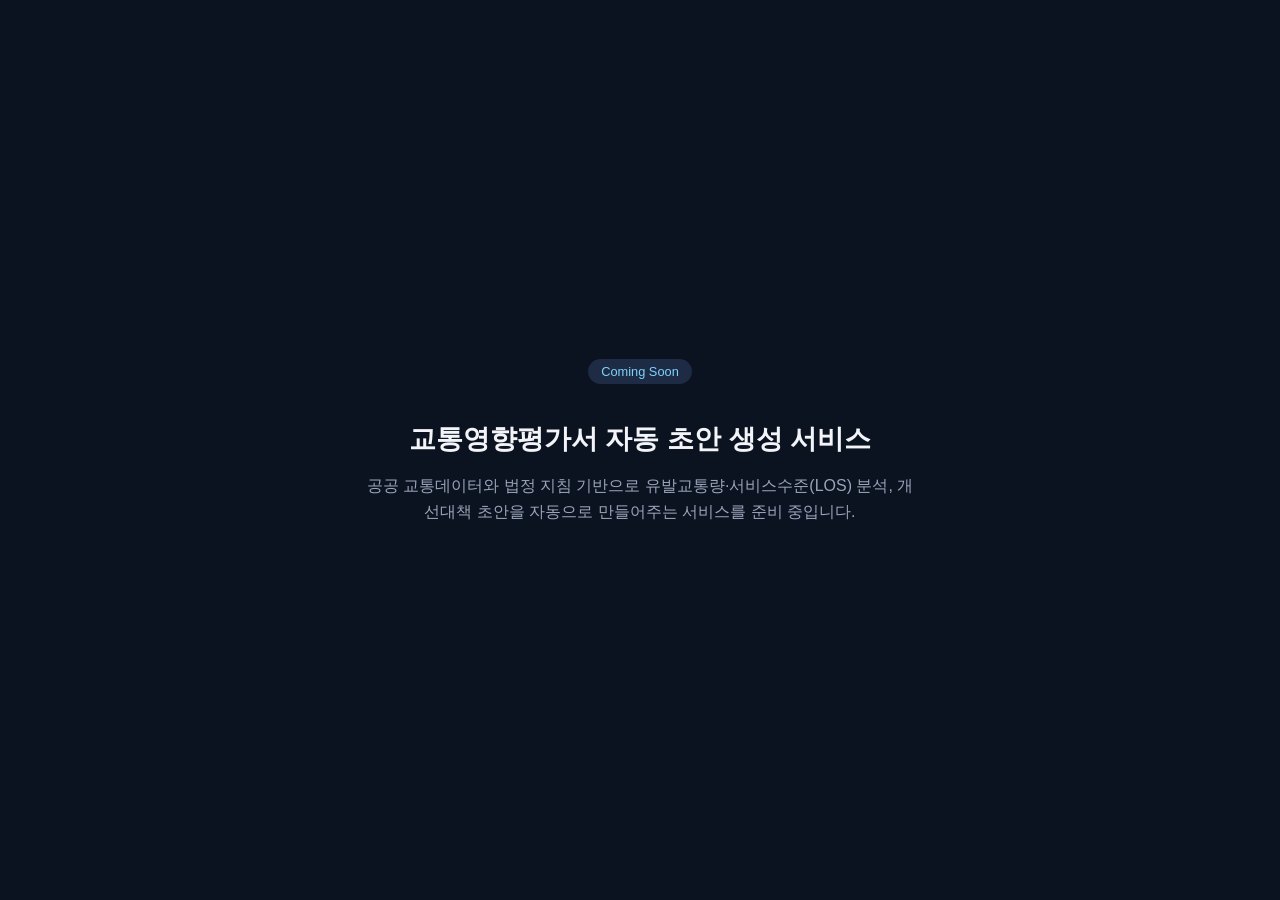
<file: mockup/index.html>
<!doctype html>
<html lang="ko">
<head>
<meta charset="utf-8">
<meta name="viewport" content="width=device-width, initial-scale=1">
<title>교통영향평가 자동화 서비스</title>
<style>
  :root{color-scheme:light dark;}
  body{margin:0;font-family:-apple-system,BlinkMacSystemFont,"Pretendard","Noto Sans KR",sans-serif;background:#0b1220;color:#f2f4f8;display:flex;min-height:100vh;align-items:center;justify-content:center;padding:24px;box-sizing:border-box;}
  main{max-width:560px;text-align:center;}
  h1{font-size:1.7rem;margin-bottom:.5rem;}
  p{color:#9aa5b8;line-height:1.6;}
  .badge{display:inline-block;padding:.3rem .8rem;border-radius:999px;background:#1e2b45;color:#7dd3fc;font-size:.8rem;margin-bottom:1.2rem;}
</style>
</head>
<body>
<main>
  <div class="badge">Coming Soon</div>
  <h1>교통영향평가서 자동 초안 생성 서비스</h1>
  <p>공공 교통데이터와 법정 지침 기반으로 유발교통량·서비스수준(LOS) 분석, 개선대책 초안을 자동으로 만들어주는 서비스를 준비 중입니다.</p>
</main>
</body>
</html>
</file>
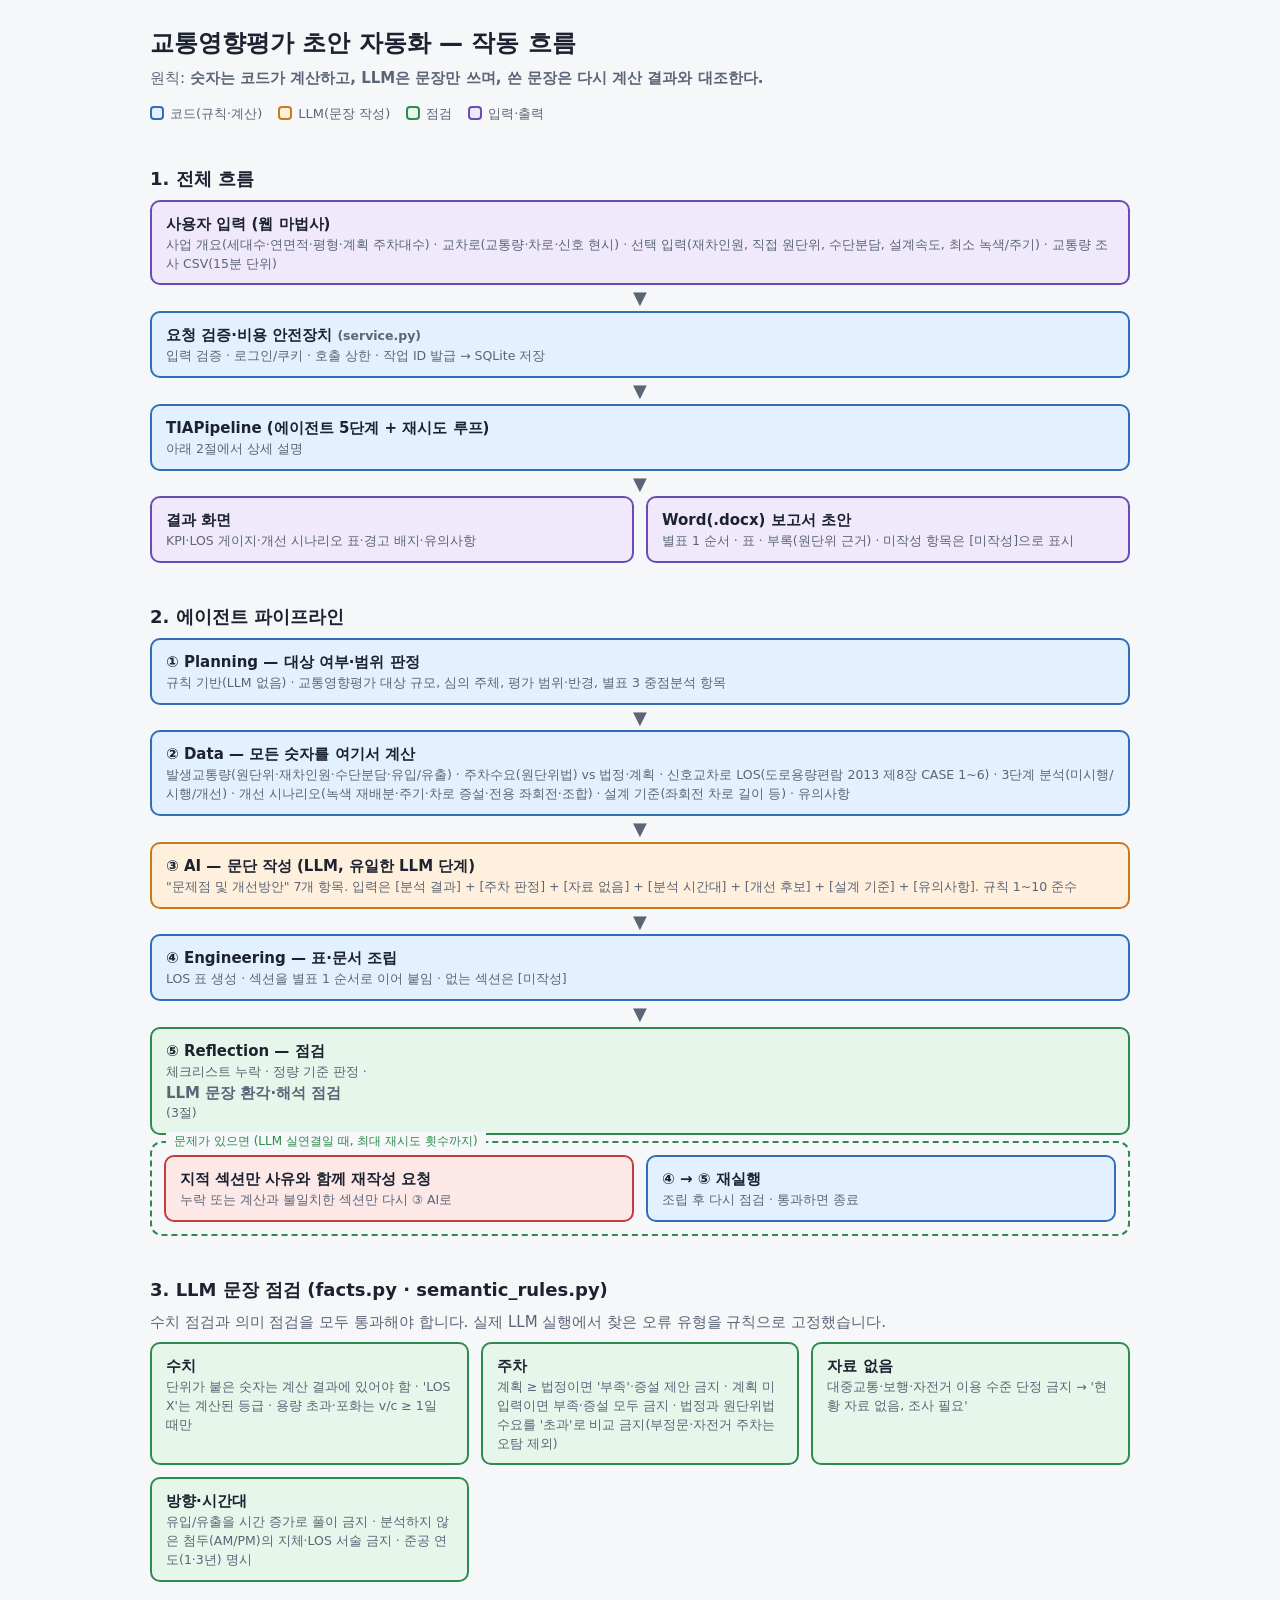
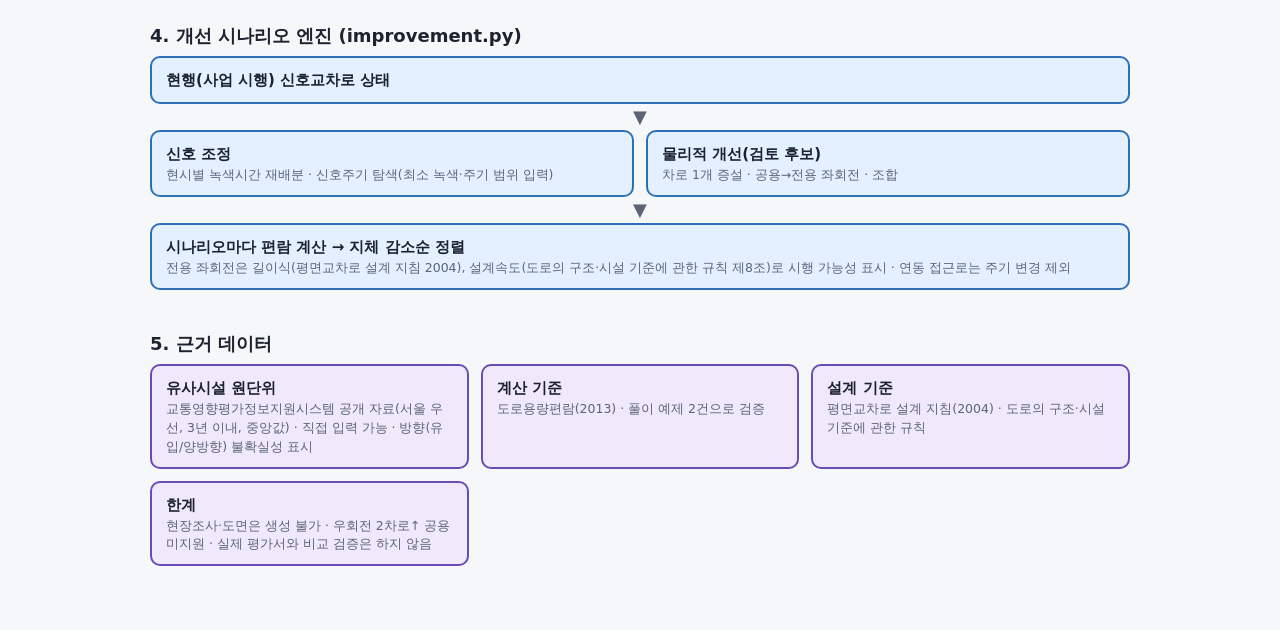
<file: docs/flow.html>
<!doctype html>
<html lang="ko">
<head>
<meta charset="utf-8">
<meta name="viewport" content="width=device-width, initial-scale=1">
<title>작동 흐름도</title>
<style>
:root{--bg:#f6f7f9;--card:#fff;--ink:#1c2230;--sub:#5b6577;--line:#d5dae3;
--code:#e3f0ff;--codeb:#2f6fb5;--llm:#fff0dd;--llmb:#c97a1a;--chk:#e6f6ea;--chkb:#2e8b4f;--io:#efe9fb;--iob:#6b4bb5;--bad:#fde8e8;--badb:#c43c3c}
@media(prefers-color-scheme:dark){:root{--bg:#12151c;--card:#1b2029;--ink:#e8ebf2;--sub:#9aa4b8;--line:#2f3746;
--code:#16304d;--codeb:#5aa2e8;--llm:#3a2a14;--llmb:#e0a050;--chk:#15341f;--chkb:#58c27c;--io:#2a2145;--iob:#a48be0;--bad:#40191b;--badb:#e87878}}
*{box-sizing:border-box}
body{margin:0;background:var(--bg);color:var(--ink);font:15px/1.6 system-ui,"Malgun Gothic",sans-serif;padding:24px 16px 64px}
main{max-width:980px;margin:0 auto}
h1{font-size:24px;margin:0 0 4px}h2{font-size:18px;margin:40px 0 6px}
p.lead{color:var(--sub);margin:0 0 8px}
.legend{display:flex;flex-wrap:wrap;gap:8px 16px;margin:14px 0 4px;font-size:13px;color:var(--sub)}
.legend i{display:inline-block;width:14px;height:14px;border-radius:4px;border:2px solid;vertical-align:-2px;margin-right:6px}
.flow{display:flex;flex-direction:column;align-items:stretch;gap:0}
.box{border:2px solid;border-radius:10px;padding:10px 14px;background:var(--card)}
.box b{display:block;font-size:15px}.box small{display:block;color:var(--sub);font-size:12.5px;line-height:1.5}
.code{background:var(--code);border-color:var(--codeb)}.llm{background:var(--llm);border-color:var(--llmb)}
.chk{background:var(--chk);border-color:var(--chkb)}.io{background:var(--io);border-color:var(--iob)}.bad{background:var(--bad);border-color:var(--badb)}
.arrow{align-self:center;color:var(--sub);font-size:18px;line-height:1.1;padding:3px 0}
.row{display:flex;gap:12px}.row>*{flex:1;min-width:0}
.par{border:2px dashed var(--line);border-radius:12px;padding:10px;position:relative}
.par>.tag{position:absolute;top:-11px;left:14px;background:var(--bg);padding:0 8px;font-size:12px;color:var(--sub)}
.loop{border:2px dashed var(--chkb);border-radius:12px;padding:12px;position:relative;margin-top:6px}
.loop>.tag{position:absolute;top:-11px;left:14px;background:var(--bg);padding:0 8px;font-size:12px;color:var(--chkb)}
ul{margin:6px 0 0;padding-left:18px;font-size:13px;color:var(--sub)}
.grid{display:grid;grid-template-columns:repeat(auto-fit,minmax(260px,1fr));gap:12px}
@media(max-width:640px){.row{flex-direction:column}}
</style>
</head>
<body>
<main>
<h1>교통영향평가 초안 자동화 — 작동 흐름</h1>
<p class="lead">원칙: <b>숫자는 코드가 계산하고, LLM은 문장만 쓰며, 쓴 문장은 다시 계산 결과와 대조한다.</b></p>
<div class="legend">
<span><i style="background:var(--code);border-color:var(--codeb)"></i>코드(규칙·계산)</span>
<span><i style="background:var(--llm);border-color:var(--llmb)"></i>LLM(문장 작성)</span>
<span><i style="background:var(--chk);border-color:var(--chkb)"></i>점검</span>
<span><i style="background:var(--io);border-color:var(--iob)"></i>입력·출력</span>
</div>

<h2>1. 전체 흐름</h2>
<div class="flow">
 <div class="box io"><b>사용자 입력 (웹 마법사)</b><small>사업 개요(세대수·연면적·평형·계획 주차대수) · 교차로(교통량·차로·신호 현시) · 선택 입력(재차인원, 직접 원단위, 수단분담, 설계속도, 최소 녹색/주기) · 교통량 조사 CSV(15분 단위)</small></div>
 <div class="arrow">▼</div>
 <div class="box code"><b>요청 검증·비용 안전장치 <small style="display:inline">(service.py)</small></b><small>입력 검증 · 로그인/쿠키 · 호출 상한 · 작업 ID 발급 → SQLite 저장</small></div>
 <div class="arrow">▼</div>
 <div class="box code"><b>TIAPipeline (에이전트 5단계 + 재시도 루프)</b><small>아래 2절에서 상세 설명</small></div>
 <div class="arrow">▼</div>
 <div class="row">
  <div class="box io"><b>결과 화면</b><small>KPI·LOS 게이지·개선 시나리오 표·경고 배지·유의사항</small></div>
  <div class="box io"><b>Word(.docx) 보고서 초안</b><small>별표 1 순서 · 표 · 부록(원단위 근거) · 미작성 항목은 [미작성]으로 표시</small></div>
 </div>
</div>

<h2>2. 에이전트 파이프라인</h2>
<div class="flow">
 <div class="box code"><b>① Planning — 대상 여부·범위 판정</b><small>규칙 기반(LLM 없음) · 교통영향평가 대상 규모, 심의 주체, 평가 범위·반경, 별표 3 중점분석 항목</small></div>
 <div class="arrow">▼</div>
 <div class="box code"><b>② Data — 모든 숫자를 여기서 계산</b>
  <small>발생교통량(원단위·재차인원·수단분담·유입/유출) · 주차수요(원단위법) vs 법정·계획 · 신호교차로 LOS(도로용량편람 2013 제8장 CASE 1~6) · 3단계 분석(미시행/시행/개선) · 개선 시나리오(녹색 재배분·주기·차로 증설·전용 좌회전·조합) · 설계 기준(좌회전 차로 길이 등) · 유의사항</small></div>
 <div class="arrow">▼</div>
 <div class="box llm"><b>③ AI — 문단 작성 (LLM, 유일한 LLM 단계)</b><small>"문제점 및 개선방안" 7개 항목. 입력은 [분석 결과] + [주차 판정] + [자료 없음] + [분석 시간대] + [개선 후보] + [설계 기준] + [유의사항]. 규칙 1~10 준수</small></div>
 <div class="arrow">▼</div>
 <div class="box code"><b>④ Engineering — 표·문서 조립</b><small>LOS 표 생성 · 섹션을 별표 1 순서로 이어 붙임 · 없는 섹션은 [미작성]</small></div>
 <div class="arrow">▼</div>
 <div class="box chk"><b>⑤ Reflection — 점검</b><small>체크리스트 누락 · 정량 기준 판정 · <b>LLM 문장 환각·해석 점검</b>(3절)</small></div>
 <div class="loop"><span class="tag">문제가 있으면 (LLM 실연결일 때, 최대 재시도 횟수까지)</span>
  <div class="row">
   <div class="box bad"><b>지적 섹션만 사유와 함께 재작성 요청</b><small>누락 또는 계산과 불일치한 섹션만 다시 ③ AI로</small></div>
   <div class="box code"><b>④ → ⑤ 재실행</b><small>조립 후 다시 점검 · 통과하면 종료</small></div>
  </div>
 </div>
</div>

<h2>3. LLM 문장 점검 (facts.py · semantic_rules.py)</h2>
<p class="lead">수치 점검과 의미 점검을 모두 통과해야 합니다. 실제 LLM 실행에서 찾은 오류 유형을 규칙으로 고정했습니다.</p>
<div class="grid">
 <div class="box chk"><b>수치</b><small>단위가 붙은 숫자는 계산 결과에 있어야 함 · 'LOS X'는 계산된 등급 · 용량 초과·포화는 v/c ≥ 1일 때만</small></div>
 <div class="box chk"><b>주차</b><small>계획 ≥ 법정이면 '부족'·증설 제안 금지 · 계획 미입력이면 부족·증설 모두 금지 · 법정과 원단위법 수요를 '초과'로 비교 금지(부정문·자전거 주차는 오탐 제외)</small></div>
 <div class="box chk"><b>자료 없음</b><small>대중교통·보행·자전거 이용 수준 단정 금지 → '현황 자료 없음, 조사 필요'</small></div>
 <div class="box chk"><b>방향·시간대</b><small>유입/유출을 시간 증가로 풀이 금지 · 분석하지 않은 첨두(AM/PM)의 지체·LOS 서술 금지 · 준공 연도(1·3년) 명시</small></div>
</div>

<h2>4. 개선 시나리오 엔진 (improvement.py)</h2>
<div class="flow">
 <div class="box code"><b>현행(사업 시행) 신호교차로 상태</b></div>
 <div class="arrow">▼</div>
 <div class="row">
  <div class="box code"><b>신호 조정</b><small>현시별 녹색시간 재배분 · 신호주기 탐색(최소 녹색·주기 범위 입력)</small></div>
  <div class="box code"><b>물리적 개선(검토 후보)</b><small>차로 1개 증설 · 공용→전용 좌회전 · 조합</small></div>
 </div>
 <div class="arrow">▼</div>
 <div class="box code"><b>시나리오마다 편람 계산 → 지체 감소순 정렬</b><small>전용 좌회전은 길이식(평면교차로 설계 지침 2004), 설계속도(도로의 구조·시설 기준에 관한 규칙 제8조)로 시행 가능성 표시 · 연동 접근로는 주기 변경 제외</small></div>
</div>

<h2>5. 근거 데이터</h2>
<div class="grid">
 <div class="box io"><b>유사시설 원단위</b><small>교통영향평가정보지원시스템 공개 자료(서울 우선, 3년 이내, 중앙값) · 직접 입력 가능 · 방향(유입/양방향) 불확실성 표시</small></div>
 <div class="box io"><b>계산 기준</b><small>도로용량편람(2013) · 풀이 예제 2건으로 검증</small></div>
 <div class="box io"><b>설계 기준</b><small>평면교차로 설계 지침(2004) · 도로의 구조·시설 기준에 관한 규칙</small></div>
 <div class="box io"><b>한계</b><small>현장조사·도면은 생성 불가 · 우회전 2차로↑ 공용 미지원 · 실제 평가서와 비교 검증은 하지 않음</small></div>
</div>
</main>
</body>
</html>
</file>
